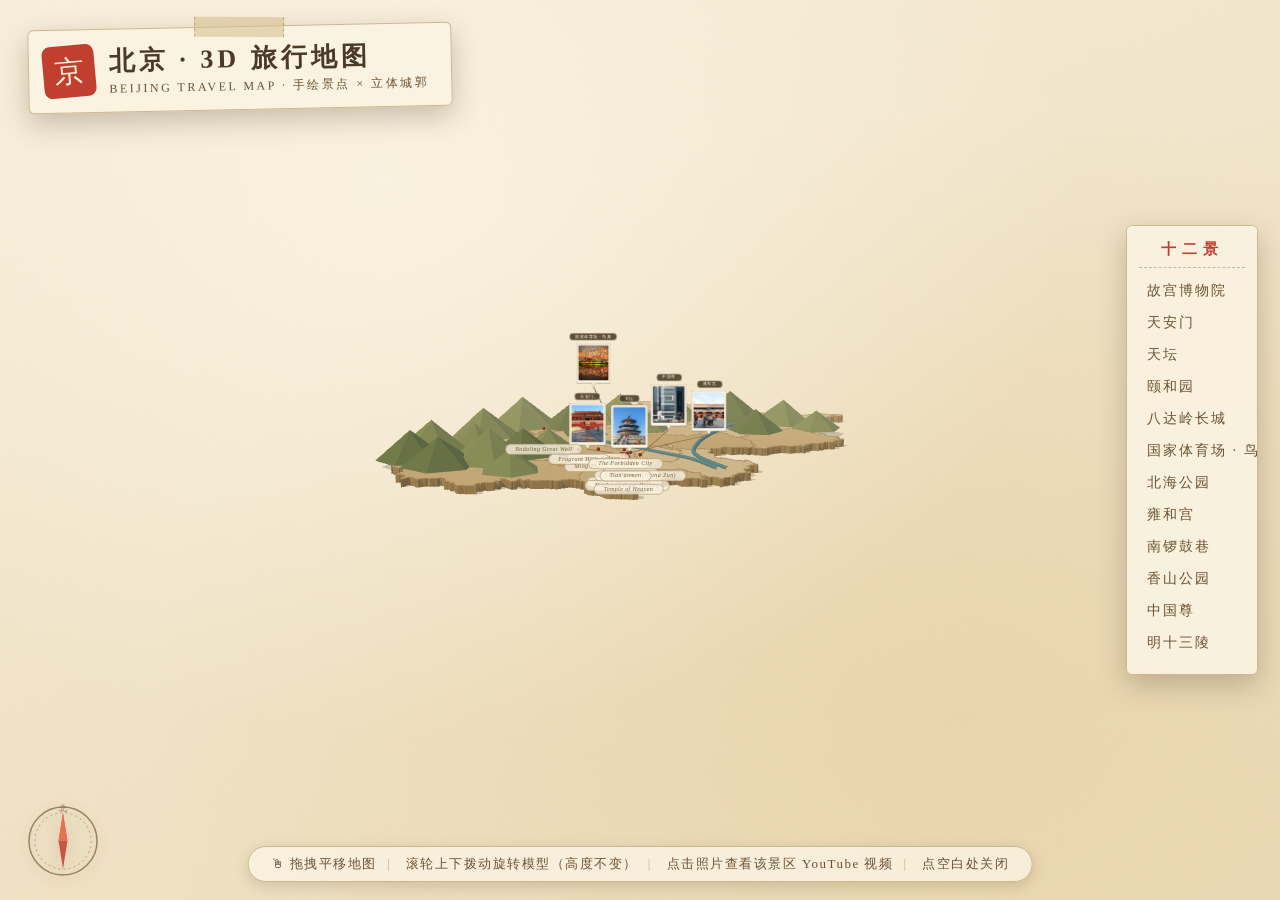
<file: index.html>
<!DOCTYPE html>
<html lang="zh-CN">
<head>
<meta charset="UTF-8">
<meta name="viewport" content="width=device-width, initial-scale=1.0">
<title>北京 · 3D 旅行地图</title>
<link rel="stylesheet" href="assets/css/style.css">
<script type="importmap">
{
  "imports": {
    "three": "./assets/lib/three.module.js",
    "three/addons/controls/OrbitControls.js": "./assets/lib/OrbitControls.js",
    "three/addons/renderers/CSS2DRenderer.js": "./assets/lib/CSS2DRenderer.js"
  }
}
</script>
</head>
<body>

<div id="loading">
  <div class="loading-stamp">京</div>
  <p>正在展开地图……</p>
</div>

<div id="scene-container"></div>

<header id="title-card">
  <div class="stamp">京</div>
  <div class="title-text">
    <h1>北京 · 3D 旅行地图</h1>
    <p class="sub">BEIJING TRAVEL MAP <span class="dot">·</span> 手绘景点 × 立体城郭</p>
  </div>
</header>

<aside id="spot-list">
  <h2>十二景</h2>
  <ul id="spot-list-ul"></ul>
</aside>

<footer id="hint">
  <span>🖱 拖拽平移地图</span><span class="sep">|</span>
  <span>滚轮上下拨动旋转模型（高度不变）</span><span class="sep">|</span>
  <span>点击照片查看该景区 YouTube 视频</span><span class="sep">|</span>
  <span>点空白处关闭</span>
</footer>

<div id="video-panel" class="hidden">
  <div id="video-panel-title"></div>
  <div id="video-panel-strip"></div>
</div>

<div id="tooltip" class="hidden">
  <img id="tooltip-img" alt="">
  <div class="tooltip-body">
    <div class="tooltip-head">
      <h3 id="tooltip-name"></h3>
      <span id="tooltip-tag"></span>
    </div>
    <p id="tooltip-desc"></p>
  </div>
</div>

<div id="compass" aria-hidden="true">
  <svg viewBox="0 0 100 100">
    <circle cx="50" cy="50" r="46" fill="none" stroke="#8a6f4d" stroke-width="2"/>
    <circle cx="50" cy="50" r="38" fill="none" stroke="#8a6f4d" stroke-width="0.8" stroke-dasharray="3 4"/>
    <polygon points="50,12 56,50 50,88 44,50" fill="#c03f2e"/>
    <polygon points="50,12 56,50 44,50" fill="#e2603f"/>
    <text x="50" y="9" text-anchor="middle" font-size="11" fill="#6b5232" font-family="serif">北</text>
  </svg>
</div>

<script type="module" src="assets/js/main.js"></script>
</body>
</html>
</file>
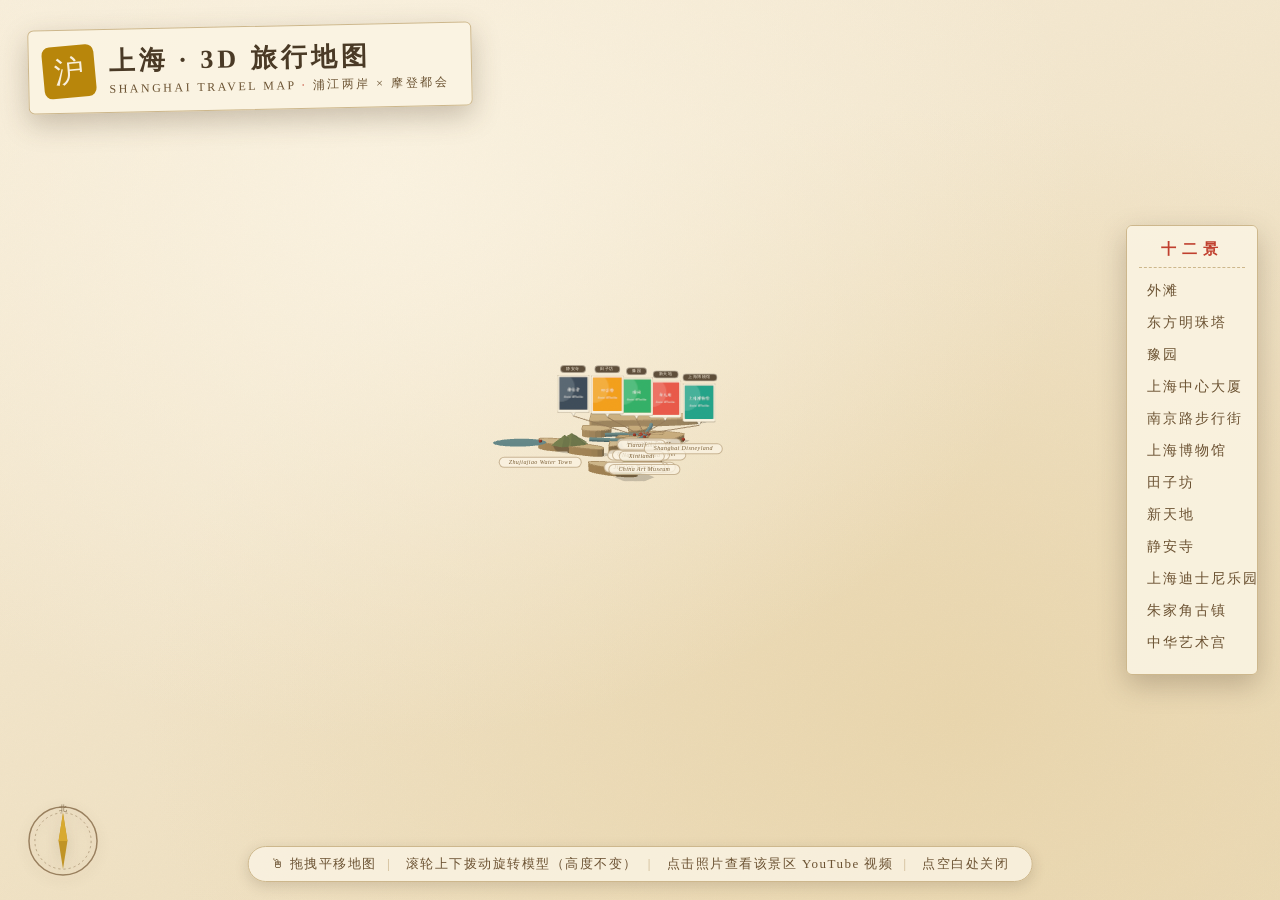
<file: shanghai.html>
<!DOCTYPE html>
<html lang="zh-CN">
<head>
<meta charset="UTF-8">
<meta name="viewport" content="width=device-width, initial-scale=1.0">
<title>上海 · 3D 旅行地图</title>
<link rel="stylesheet" href="assets/css/style.css">
<style>
  #title-card .stamp,
  .loading-stamp { background: #b8860b; }
  #title-card::after { display: none; }
  #hint .sep { color: #c8b084; }
</style>
<script type="importmap">
{
  "imports": {
    "three": "./assets/lib/three.module.js",
    "three/addons/controls/OrbitControls.js": "./assets/lib/OrbitControls.js",
    "three/addons/renderers/CSS2DRenderer.js": "./assets/lib/CSS2DRenderer.js"
  }
}
</script>
</head>
<body>

<div id="loading">
  <div class="loading-stamp">沪</div>
  <p>正在展开地图……</p>
</div>

<div id="scene-container"></div>

<header id="title-card">
  <div class="stamp">沪</div>
  <div class="title-text">
    <h1>上海 · 3D 旅行地图</h1>
    <p class="sub">SHANGHAI TRAVEL MAP <span class="dot">·</span> 浦江两岸 × 摩登都会</p>
  </div>
</header>

<aside id="spot-list">
  <h2>十二景</h2>
  <ul id="spot-list-ul"></ul>
</aside>

<footer id="hint">
  <span>🖱 拖拽平移地图</span><span class="sep">|</span>
  <span>滚轮上下拨动旋转模型（高度不变）</span><span class="sep">|</span>
  <span>点击照片查看该景区 YouTube 视频</span><span class="sep">|</span>
  <span>点空白处关闭</span>
</footer>

<div id="video-panel" class="hidden">
  <div id="video-panel-title"></div>
  <div id="video-panel-strip"></div>
</div>

<div id="tooltip" class="hidden">
  <img id="tooltip-img" alt="">
  <div class="tooltip-body">
    <div class="tooltip-head">
      <h3 id="tooltip-name"></h3>
      <span id="tooltip-tag"></span>
    </div>
    <p id="tooltip-desc"></p>
  </div>
</div>

<div id="compass" aria-hidden="true">
  <svg viewBox="0 0 100 100">
    <circle cx="50" cy="50" r="46" fill="none" stroke="#8a6f4d" stroke-width="2"/>
    <circle cx="50" cy="50" r="38" fill="none" stroke="#8a6f4d" stroke-width="0.8" stroke-dasharray="3 4"/>
    <polygon points="50,12 56,50 50,88 44,50" fill="#b8860b"/>
    <polygon points="50,12 56,50 44,50" fill="#d4a017"/>
    <text x="50" y="9" text-anchor="middle" font-size="11" fill="#6b5232" font-family="serif">北</text>
  </svg>
</div>

<script type="module" src="assets/js/shanghai.js"></script>
</body>
</html>
</file>
<file: assets/css/style.css>
:root {
  --paper: #f4e9d3;
  --paper-deep: #e8d9b8;
  --ink: #4a3a26;
  --ink-soft: #6b5232;
  --seal-red: #c03f2e;
  --pine-green: #3e6b50;
  --water-blue: #5d8fa8;
  --card-shadow: 0 10px 28px rgba(74, 58, 38, .28);
}

* { margin: 0; padding: 0; box-sizing: border-box; }

html, body {
  width: 100%;
  height: 100%;
  overflow: hidden;
  font-family: "Kaiti SC", "STKaiti", "KaiTi", "FangSong", "SimSun", serif;
  color: var(--ink);
  background:
    radial-gradient(ellipse at 30% 20%, #faf2e0 0%, transparent 55%),
    radial-gradient(ellipse at 75% 80%, #e9d6ae 0%, transparent 60%),
    linear-gradient(160deg, #f6ecd8 0%, #ecdcba 100%);
}

/* 纸张噪点纹理 */
body::before {
  content: "";
  position: fixed;
  inset: 0;
  pointer-events: none;
  z-index: 3;
  opacity: .35;
  background-image: url("data:image/svg+xml,%3Csvg xmlns='http://www.w3.org/2000/svg' width='160' height='160'%3E%3Cfilter id='n'%3E%3CfeTurbulence type='fractalNoise' baseFrequency='0.9' numOctaves='2'/%3E%3CfeColorMatrix values='0 0 0 0 0.45 0 0 0 0 0.36 0 0 0 0 0.22 0 0 0 0.05 0'/%3E%3C/filter%3E%3Crect width='100%25' height='100%25' filter='url(%23n)'/%3E%3C/svg%3E");
}

#scene-container {
  position: fixed;
  inset: 0;
  z-index: 1;
}
#scene-container canvas { display: block; }

/* ── 加载层 ─────────────────────────── */
#loading {
  position: fixed;
  inset: 0;
  z-index: 99;
  display: flex;
  flex-direction: column;
  align-items: center;
  justify-content: center;
  gap: 18px;
  background: linear-gradient(160deg, #f6ecd8, #ecdcba);
  transition: opacity .6s ease;
}
#loading.fade { opacity: 0; pointer-events: none; }
#loading p { font-size: 18px; letter-spacing: 6px; color: var(--ink-soft); }
.loading-stamp {
  width: 84px; height: 84px;
  display: grid; place-items: center;
  background: var(--seal-red);
  color: #f8efdd;
  font-size: 48px;
  border-radius: 14px;
  box-shadow: var(--card-shadow);
  animation: stampPulse 1.4s ease-in-out infinite;
}
@keyframes stampPulse {
  0%, 100% { transform: scale(1) rotate(-3deg); }
  50% { transform: scale(1.08) rotate(3deg); }
}

/* ── 标题卡 ─────────────────────────── */
#title-card {
  position: fixed;
  top: 26px; left: 28px;
  z-index: 10;
  display: flex;
  align-items: center;
  gap: 14px;
  padding: 14px 22px 14px 14px;
  background: rgba(250, 243, 226, .92);
  border: 1.5px solid #cdb78c;
  border-radius: 6px;
  box-shadow: var(--card-shadow);
  transform: rotate(-1.2deg);
}
#title-card::after {
  content: "";
  position: absolute;
  top: -10px; left: 50%;
  width: 88px; height: 20px;
  transform: translateX(-50%) rotate(1.5deg);
  background: rgba(214, 188, 138, .55);
  border-left: 1px dashed rgba(120, 96, 58, .4);
  border-right: 1px dashed rgba(120, 96, 58, .4);
}
#title-card .stamp {
  width: 52px; height: 52px;
  display: grid; place-items: center;
  background: var(--seal-red);
  color: #f8efdd;
  font-size: 30px;
  border-radius: 8px;
  transform: rotate(-4deg);
}
#title-card h1 {
  font-size: 26px;
  letter-spacing: 4px;
  color: var(--ink);
}
#title-card .sub {
  margin-top: 2px;
  font-size: 12px;
  letter-spacing: 2.5px;
  color: var(--ink-soft);
}
#title-card .dot { color: var(--seal-red); }

/* ── 景点列表 ───────────────────────── */
#spot-list {
  position: fixed;
  top: 50%; right: 22px;
  transform: translateY(-50%);
  z-index: 10;
  width: 132px;
  padding: 14px 12px;
  background: rgba(250, 243, 226, .9);
  border: 1.5px solid #cdb78c;
  border-radius: 6px;
  box-shadow: var(--card-shadow);
  max-height: 78vh;
  overflow-y: auto;
}
#spot-list h2 {
  font-size: 15px;
  letter-spacing: 6px;
  text-align: center;
  color: var(--seal-red);
  border-bottom: 1px dashed #cdb78c;
  padding-bottom: 8px;
  margin-bottom: 8px;
}
#spot-list ul { list-style: none; }
#spot-list li {
  padding: 6px 8px;
  margin: 2px 0;
  font-size: 14px;
  letter-spacing: 2px;
  color: var(--ink-soft);
  border-radius: 4px;
  cursor: pointer;
  transition: all .18s ease;
  white-space: nowrap;
}
#spot-list li:hover, #spot-list li.active {
  background: var(--seal-red);
  color: #f8efdd;
  transform: translateX(-4px);
}

/* ── 底部提示 ───────────────────────── */
#hint {
  position: fixed;
  bottom: 18px; left: 50%;
  transform: translateX(-50%);
  z-index: 10;
  padding: 8px 22px;
  font-size: 13px;
  letter-spacing: 1.5px;
  color: var(--ink-soft);
  background: rgba(250, 243, 226, .85);
  border: 1px solid #cdb78c;
  border-radius: 999px;
  box-shadow: 0 4px 14px rgba(74, 58, 38, .18);
  white-space: nowrap;
}
#hint .sep { margin: 0 10px; color: #c8b084; }

/* ── 悬停弹窗 ───────────────────────── */
#tooltip {
  position: fixed;
  z-index: 50;
  width: 270px;
  background: #faf3e2;
  border: 1.5px solid #cdb78c;
  border-radius: 8px;
  box-shadow: 0 16px 40px rgba(60, 45, 25, .4);
  overflow: hidden;
  pointer-events: none;
  transition: opacity .15s ease, transform .15s ease;
  opacity: 1;
  transform: translateY(0) rotate(.6deg);
}
#tooltip.hidden {
  opacity: 0;
  transform: translateY(8px) rotate(.6deg);
}
#tooltip img {
  width: 100%;
  height: 140px;
  object-fit: cover;
  display: block;
  border-bottom: 1.5px solid #cdb78c;
}
.tooltip-body { padding: 12px 14px 14px; }
.tooltip-head {
  display: flex;
  align-items: center;
  justify-content: space-between;
  margin-bottom: 6px;
}
#tooltip-name {
  font-size: 18px;
  letter-spacing: 2px;
  color: var(--ink);
}
#tooltip-tag {
  font-size: 11px;
  padding: 2px 8px;
  color: #f8efdd;
  background: var(--pine-green);
  border-radius: 999px;
  letter-spacing: 1px;
  flex-shrink: 0;
}
#tooltip-desc {
  font-size: 13px;
  line-height: 1.75;
  color: var(--ink-soft);
  text-align: justify;
}

/* ── 罗盘 ───────────────────────────── */
#compass {
  position: fixed;
  left: 26px; bottom: 22px;
  z-index: 10;
  width: 74px; height: 74px;
  opacity: .85;
  filter: drop-shadow(0 4px 8px rgba(74, 58, 38, .25));
}

/* ── YouTube 视频面板 ───────────────── */
#video-panel {
  position: fixed;
  z-index: 60;
  width: 240px;
  max-width: calc(100vw - 24px);
  background: #faf3e2;
  border: 1.5px solid #cdb78c;
  border-radius: 8px;
  box-shadow: 0 12px 30px rgba(60, 45, 25, .45);
  padding: 6px 7px 7px;
  transition: opacity .18s ease, transform .18s ease;
}
#video-panel.hidden {
  opacity: 0;
  pointer-events: none;
  transform: translateY(8px);
}
#video-panel::before {
  content: "";
  position: absolute;
  top: -8px; left: 50%;
  width: 14px; height: 14px;
  transform: translateX(-50%) rotate(45deg);
  background: #faf3e2;
  border-left: 1.5px solid #cdb78c;
  border-top: 1.5px solid #cdb78c;
}
#video-panel-title {
  display: flex;
  align-items: baseline;
  gap: 5px;
  padding: 1px 3px 5px;
  border-bottom: 1px dashed #cdb78c;
  margin-bottom: 5px;
  white-space: nowrap;
  overflow: hidden;
}
#video-panel-title b {
  font-size: 11px;
  letter-spacing: 1px;
  color: var(--ink);
}
#video-panel-title i {
  font-size: 8.5px;
  font-style: normal;
  color: var(--ink-soft);
}
#video-panel-title em {
  margin-left: auto;
  font-size: 8px;
  font-style: normal;
  color: #b00;
  letter-spacing: .3px;
}
#video-panel-strip {
  display: flex;
  gap: 6px;
  overflow-x: auto;
  padding-bottom: 3px;
  scrollbar-width: thin;
  scrollbar-color: #cdb78c transparent;
}
#video-panel-strip::-webkit-scrollbar { height: 4px; }
#video-panel-strip::-webkit-scrollbar-thumb {
  background: #cdb78c;
  border-radius: 999px;
}
.vp-item {
  flex: 0 0 84px;
  text-decoration: none;
  color: var(--ink);
  background: #fff;
  border: 1px solid #e2d2ad;
  border-radius: 5px;
  overflow: hidden;
  transition: transform .15s ease, box-shadow .15s ease;
}
.vp-item:hover {
  transform: translateY(-2px);
  box-shadow: 0 5px 12px rgba(74, 58, 38, .3);
}
.vp-thumb {
  position: relative;
  height: 48px;
  background: #ddd;
}
.vp-thumb img {
  width: 100%;
  height: 100%;
  object-fit: cover;
  display: block;
}
.vp-play {
  position: absolute;
  inset: 0;
  display: grid;
  place-items: center;
  font-size: 14px;
  color: #fff;
  background: rgba(0, 0, 0, .18);
  opacity: 0;
  transition: opacity .15s ease;
}
.vp-item:hover .vp-play { opacity: 1; }
.vp-title {
  font-size: 8px;
  line-height: 1.35;
  padding: 3px 5px 1px;
  display: -webkit-box;
  -webkit-line-clamp: 2;
  -webkit-box-orient: vertical;
  overflow: hidden;
  min-height: 22px;
}
.vp-meta {
  display: flex;
  flex-direction: column;
  gap: 1px;
  padding: 1px 5px 5px;
}
.vp-ch {
  font-size: 7px;
  color: var(--ink-soft);
  white-space: nowrap;
  overflow: hidden;
  text-overflow: ellipsis;
}
.vp-stats {
  font-size: 7.5px;
  color: var(--seal-red);
  letter-spacing: .3px;
}
.vp-link {
  font-size: 7.5px;
  color: #1a5fb4;
  text-decoration: underline;
}
.vp-item:hover .vp-link { color: var(--seal-red); }

/* ── 地面英文名标签 ─────────────────── */
.ground-label {
  font-family: Georgia, "Times New Roman", serif;
  font-size: 6px;
  font-style: italic;
  letter-spacing: .4px;
  color: #7c6038;
  background: rgba(250, 243, 226, .78);
  border: 1px solid rgba(163, 134, 90, .55);
  border-radius: 999px;
  padding: 1px 9px 2px;
  white-space: nowrap;
  pointer-events: none;
}

/* ── 3D 标签（CSS2D） ───────────────── */
.spot-label {
  padding: 1px 5px;
  font-family: "PingFang SC", "HarmonyOS Sans SC", "Microsoft YaHei UI", "Microsoft YaHei", "Noto Sans SC", sans-serif;
  font-size: 3.5px;
  font-weight: 500;
  letter-spacing: .5px;
  -webkit-font-smoothing: antialiased;
  color: #f8efdd;
  background: rgba(74, 58, 38, .88);
  border: 1px solid rgba(248, 239, 221, .5);
  border-radius: 999px;
  white-space: nowrap;
  cursor: pointer;
  user-select: none;
  transition: background .15s ease;
}
.spot-label:hover { background: var(--seal-red); }

@media (max-width: 760px) {
  #spot-list { display: none; }
  #hint { font-size: 11px; padding: 6px 14px; }
  #title-card h1 { font-size: 20px; }
}
</file>
